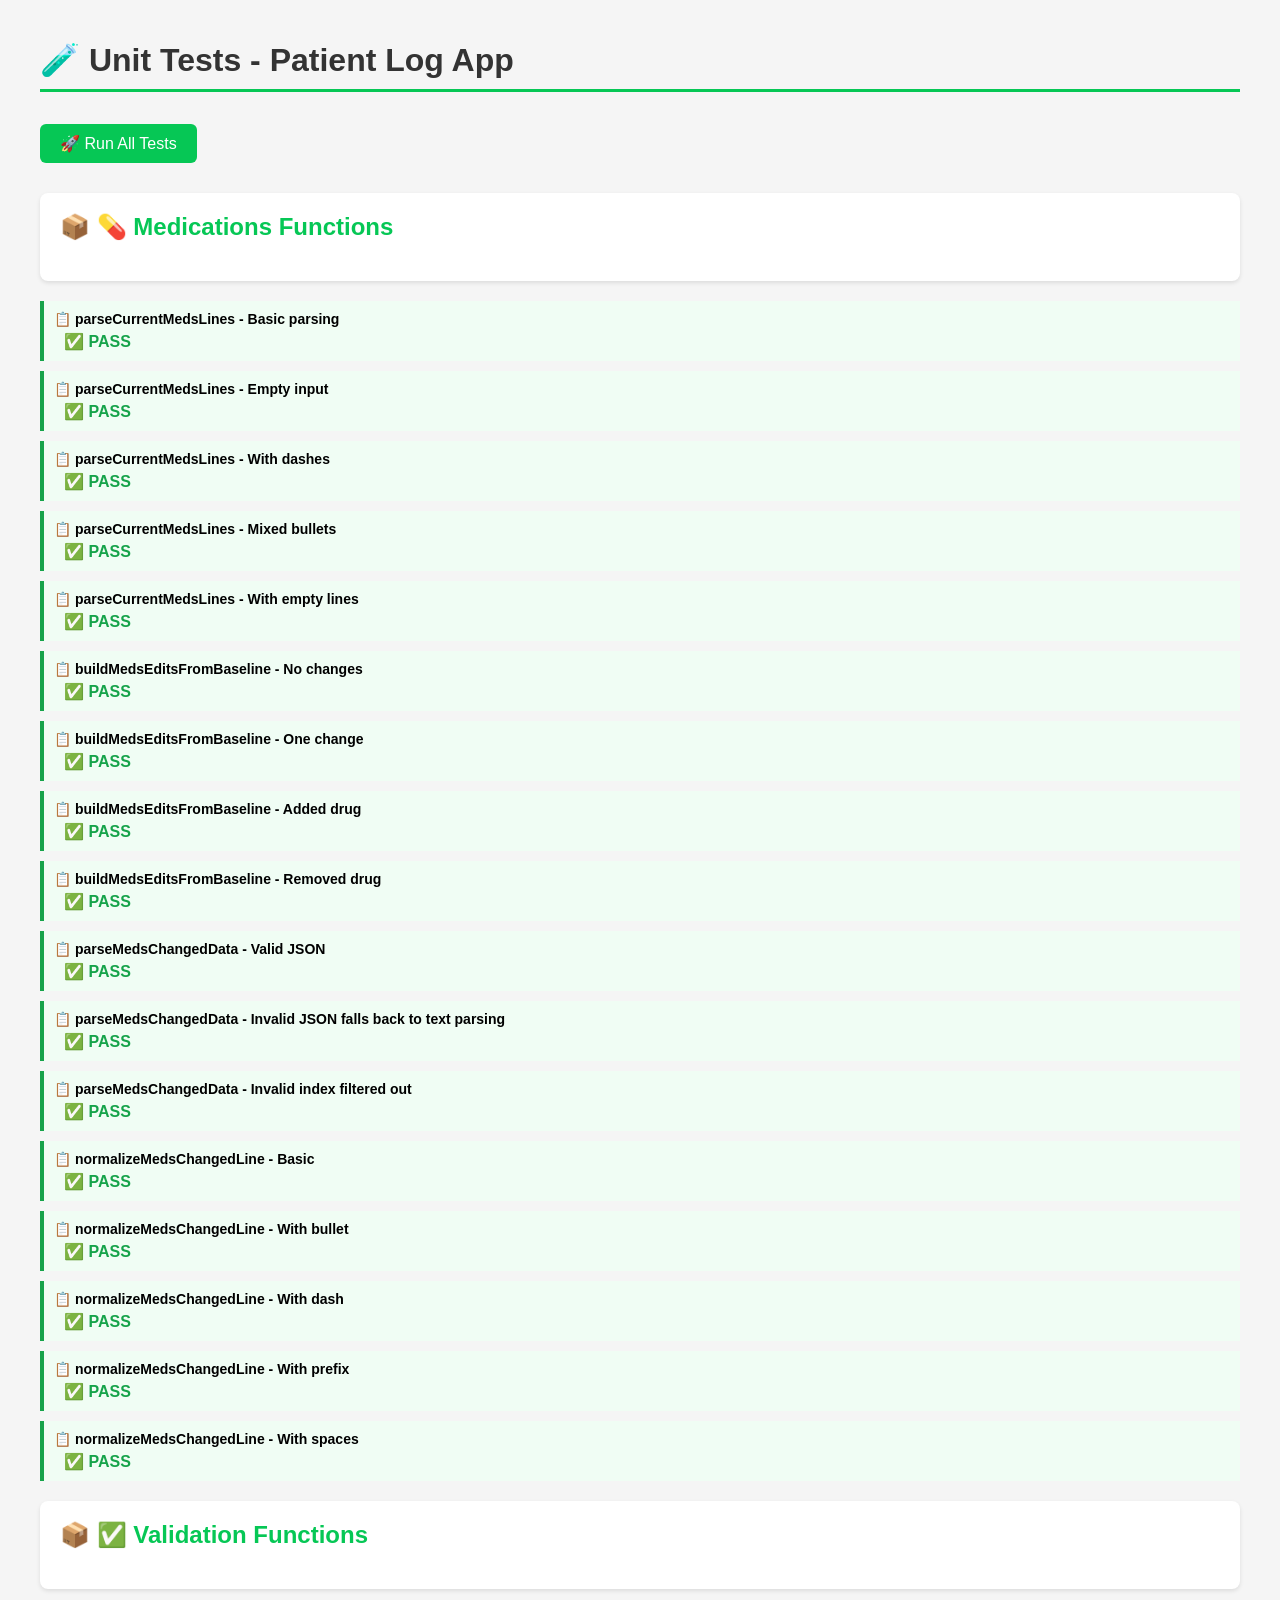
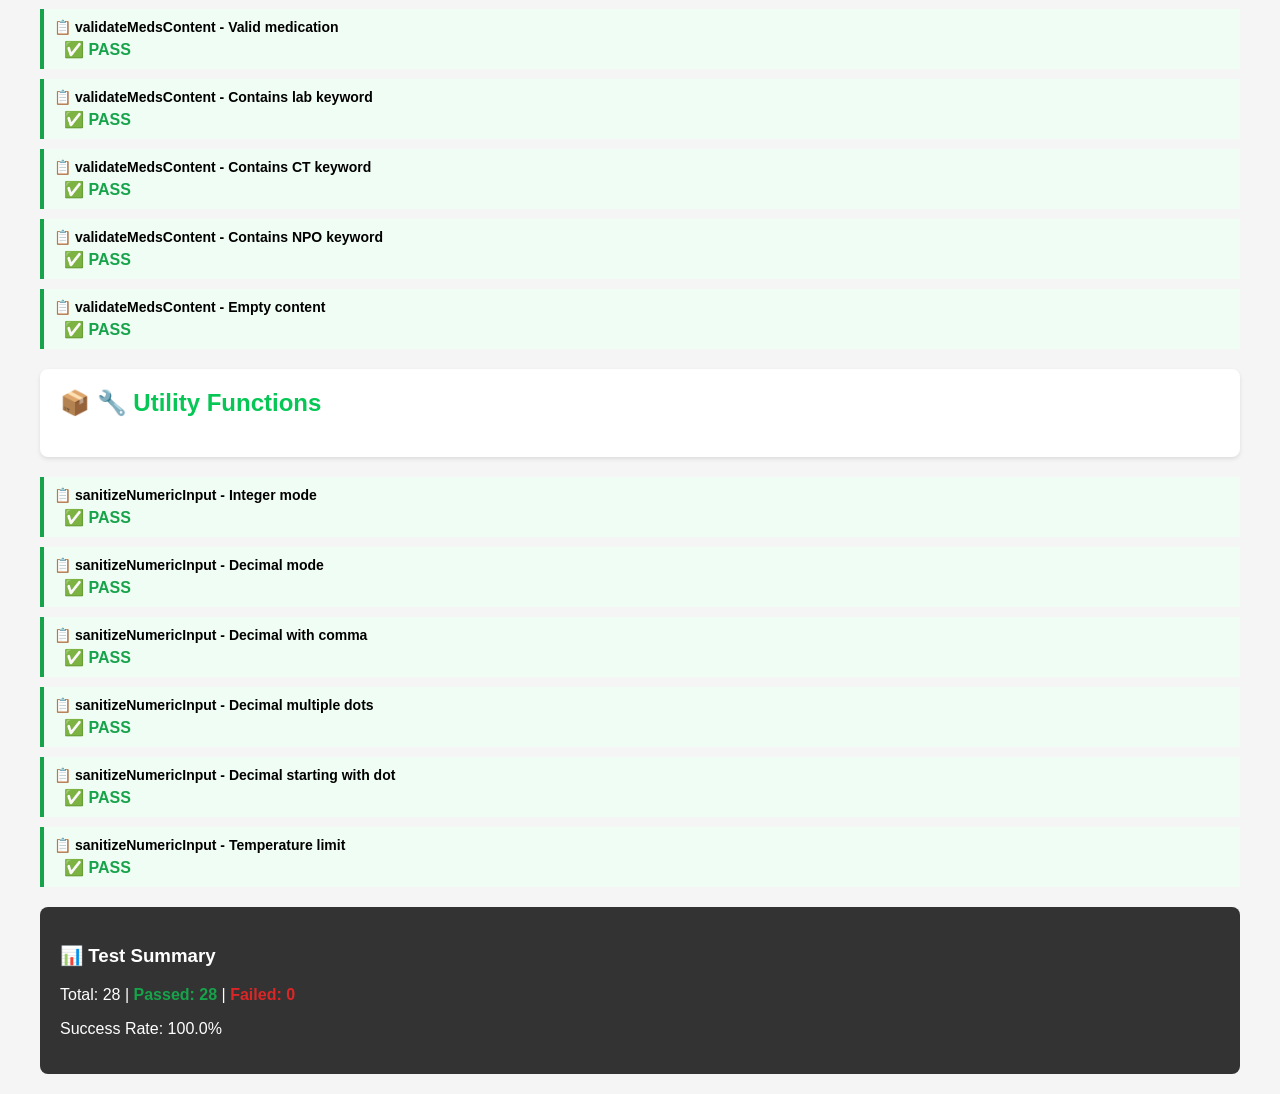
<file: test.html>
<!DOCTYPE html>
<html lang="th">
<head>
    <meta charset="UTF-8">
    <meta name="viewport" content="width=device-width, initial-scale=1.0">
    <title>Unit Tests - Patient Log App</title>
    <style>
        body {
            font-family: -apple-system, BlinkMacSystemFont, 'Segoe UI', Roboto, sans-serif;
            max-width: 1200px;
            margin: 0 auto;
            padding: 20px;
            background: #f5f5f5;
        }
        h1 {
            color: #333;
            border-bottom: 3px solid #06c755;
            padding-bottom: 10px;
        }
        .test-suite {
            background: white;
            border-radius: 8px;
            padding: 20px;
            margin: 20px 0;
            box-shadow: 0 2px 4px rgba(0,0,0,0.1);
        }
        .test-suite h2 {
            color: #06c755;
            margin-top: 0;
        }
        .test-case {
            padding: 10px;
            margin: 10px 0;
            border-left: 4px solid #ddd;
            background: #fafafa;
        }
        .test-case.pass {
            border-left-color: #16a34a;
            background: #f0fdf4;
        }
        .test-case.fail {
            border-left-color: #dc2626;
            background: #fef2f2;
        }
        .test-case h3 {
            margin: 0 0 5px 0;
            font-size: 14px;
        }
        .test-case .status {
            font-weight: bold;
            margin-left: 10px;
        }
        .test-case.pass .status {
            color: #16a34a;
        }
        .test-case.fail .status {
            color: #dc2626;
        }
        .test-case .error {
            color: #dc2626;
            font-family: monospace;
            font-size: 12px;
            margin-top: 5px;
        }
        .summary {
            background: #333;
            color: white;
            padding: 20px;
            border-radius: 8px;
            margin-top: 20px;
        }
        .summary .passed {
            color: #16a34a;
            font-weight: bold;
        }
        .summary .failed {
            color: #dc2626;
            font-weight: bold;
        }
        button {
            background: #06c755;
            color: white;
            border: none;
            padding: 10px 20px;
            border-radius: 6px;
            cursor: pointer;
            font-size: 16px;
            margin: 10px 0;
        }
        button:hover {
            background: #05a546;
        }
    </style>
</head>
<body>
    <h1>🧪 Unit Tests - Patient Log App</h1>
    <button onclick="runAllTests()">🚀 Run All Tests</button>
    
    <div id="test-results"></div>
    <div id="summary" class="summary" style="display: none;"></div>

    <script>
        // Test Framework
        let totalTests = 0;
        let passedTests = 0;
        let failedTests = 0;

        function assert(condition, message) {
            if (!condition) {
                throw new Error(message || 'Assertion failed');
            }
        }

        function assertEquals(actual, expected, message) {
            if (actual !== expected) {
                throw new Error(message || `Expected ${expected}, got ${actual}`);
            }
        }

        function assertArrayEquals(actual, expected, message) {
            if (JSON.stringify(actual) !== JSON.stringify(expected)) {
                throw new Error(message || `Expected ${JSON.stringify(expected)}, got ${JSON.stringify(actual)}`);
            }
        }

        function test(name, fn) {
            totalTests++;
            const testCase = document.createElement('div');
            testCase.className = 'test-case';
            testCase.innerHTML = `<h3>📋 ${name}</h3>`;
            
            try {
                fn();
                testCase.classList.add('pass');
                testCase.innerHTML += `<span class="status">✅ PASS</span>`;
                passedTests++;
            } catch (error) {
                testCase.classList.add('fail');
                testCase.innerHTML += `<span class="status">❌ FAIL</span>`;
                testCase.innerHTML += `<div class="error">${error.message}</div>`;
                failedTests++;
            }
            
            document.getElementById('test-results').appendChild(testCase);
        }

        function testSuite(name, fn) {
            const suite = document.createElement('div');
            suite.className = 'test-suite';
            suite.innerHTML = `<h2>📦 ${name}</h2>`;
            document.getElementById('test-results').appendChild(suite);
            fn();
        }

        function showSummary() {
            const summary = document.getElementById('summary');
            summary.style.display = 'block';
            summary.innerHTML = `
                <h3>📊 Test Summary</h3>
                <p>Total: ${totalTests} | <span class="passed">Passed: ${passedTests}</span> | <span class="failed">Failed: ${failedTests}</span>
                <p>Success Rate: ${((passedTests / totalTests) * 100).toFixed(1)}%</p>
            `;
        }

        function runAllTests() {
            document.getElementById('test-results').innerHTML = '';
            document.getElementById('summary').style.display = 'none';
            totalTests = 0;
            passedTests = 0;
            failedTests = 0;

            // Run all test suites
            testMedsFunctions();
            testValidationFunctions();
            testUtilityFunctions();

            showSummary();
        }

        // ============================================
        // TEST SUITES
        // ============================================

        function testMedsFunctions() {
            testSuite('💊 Medications Functions', () => {
                // parseCurrentMedsLines tests
                test('parseCurrentMedsLines - Basic parsing', () => {
                    const input = '• Drug A 500mg\n• Drug B 10mg';
                    const result = parseCurrentMedsLines(input);
                    assertArrayEquals(result, ['Drug A 500mg', 'Drug B 10mg']);
                });

                test('parseCurrentMedsLines - Empty input', () => {
                    const result = parseCurrentMedsLines('');
                    assertArrayEquals(result, []);
                });

                test('parseCurrentMedsLines - With dashes', () => {
                    const input = '- Drug A\n- Drug B';
                    const result = parseCurrentMedsLines(input);
                    assertArrayEquals(result, ['Drug A', 'Drug B']);
                });

                test('parseCurrentMedsLines - Mixed bullets', () => {
                    const input = '• Drug A\n- Drug B\n• Drug C';
                    const result = parseCurrentMedsLines(input);
                    assertArrayEquals(result, ['Drug A', 'Drug B', 'Drug C']);
                });

                test('parseCurrentMedsLines - With empty lines', () => {
                    const input = '• Drug A\n\n• Drug B';
                    const result = parseCurrentMedsLines(input);
                    assertArrayEquals(result, ['Drug A', 'Drug B']);
                });

                // buildMedsEditsFromBaseline tests
                test('buildMedsEditsFromBaseline - No changes', () => {
                    const baseline = '• Drug A\n• Drug B';
                    const current = '• Drug A\n• Drug B';
                    const result = buildMedsEditsFromBaseline(baseline, current);
                    assertArrayEquals(result, []);
                });

                test('buildMedsEditsFromBaseline - One change', () => {
                    const baseline = '• Drug A\n• Drug B';
                    const current = '• Drug A\n• Drug B Modified';
                    const result = buildMedsEditsFromBaseline(baseline, current);
                    assertEquals(result.length, 1);
                    assertEquals(result[0].index, 1);
                    assertEquals(result[0].original, 'Drug B');
                    assertEquals(result[0].updated, 'Drug B Modified');
                });

                test('buildMedsEditsFromBaseline - Added drug', () => {
                    const baseline = '• Drug A';
                    const current = '• Drug A\n• Drug B';
                    const result = buildMedsEditsFromBaseline(baseline, current);
                    assertEquals(result.length, 1);
                    assertEquals(result[0].index, 1);
                    assertEquals(result[0].original, '');
                    assertEquals(result[0].updated, 'Drug B');
                });

                test('buildMedsEditsFromBaseline - Removed drug', () => {
                    const baseline = '• Drug A\n• Drug B';
                    const current = '• Drug A';
                    const result = buildMedsEditsFromBaseline(baseline, current);
                    assertEquals(result.length, 0);
                    // Note: Removed drugs are not tracked as edits since current is empty
                });

                // parseMedsChangedData tests
                test('parseMedsChangedData - Valid JSON', () => {
                    const input = JSON.stringify([
                        { index: 0, original: 'Drug A', updated: 'Drug A Modified' }
                    ]);
                    const result = parseMedsChangedData(input);
                    assertEquals(result.length, 1);
                    assertEquals(result[0].index, 0);
                    assertEquals(result[0].original, 'Drug A');
                    assertEquals(result[0].updated, 'Drug A Modified');
                });

                test('parseMedsChangedData - Invalid JSON falls back to text parsing', () => {
                    const input = 'Drug A Modified\nDrug B Modified';
                    const result = parseMedsChangedData(input);
                    assertEquals(result.length, 2);
                    assertEquals(result[0].index, 0);
                    assertEquals(result[0].updated, 'Drug A Modified');
                });

                test('parseMedsChangedData - Invalid index filtered out', () => {
                    const input = JSON.stringify([
                        { index: null, original: 'Drug A', updated: 'Drug A Modified' },
                        { index: 0, original: 'Drug B', updated: 'Drug B Modified' }
                    ]);
                    const result = parseMedsChangedData(input);
                    assertEquals(result.length, 1);
                    assertEquals(result[0].index, 0);
                });

                // normalizeMedsChangedLine tests
                test('normalizeMedsChangedLine - Basic', () => {
                    const result = normalizeMedsChangedLine('Drug A 500mg');
                    assertEquals(result, 'Drug A 500mg');
                });

                test('normalizeMedsChangedLine - With bullet', () => {
                    const result = normalizeMedsChangedLine('• Drug A 500mg');
                    assertEquals(result, 'Drug A 500mg');
                });

                test('normalizeMedsChangedLine - With dash', () => {
                    const result = normalizeMedsChangedLine('- Drug A 500mg');
                    assertEquals(result, 'Drug A 500mg');
                });

                test('normalizeMedsChangedLine - With prefix', () => {
                    const result = normalizeMedsChangedLine('ปรับยา: Drug A 500mg');
                    assertEquals(result, 'Drug A 500mg');
                });

                test('normalizeMedsChangedLine - With spaces', () => {
                    const result = normalizeMedsChangedLine('  •  Drug A 500mg  ');
                    assertEquals(result, 'Drug A 500mg');
                });
            });
        }

        function testValidationFunctions() {
            testSuite('✅ Validation Functions', () => {
                // validateMedsContent tests
                test('validateMedsContent - Valid medication', () => {
                    const result = validateMedsContent('• Drug A 500mg\n• Drug B 10mg');
                    assertEquals(result.isValid, true);
                    assertEquals(result.warnings.length, 0);
                });

                test('validateMedsContent - Contains lab keyword', () => {
                    const result = validateMedsContent('• Lab CBC');
                    assertEquals(result.isValid, false);
                    assert(result.warnings.includes('lab'));
                });

                test('validateMedsContent - Contains CT keyword', () => {
                    const result = validateMedsContent('• CT Chest');
                    assertEquals(result.isValid, false);
                    assert(result.warnings.includes('ct'));
                });

                test('validateMedsContent - Contains NPO keyword', () => {
                    const result = validateMedsContent('• NPO');
                    assertEquals(result.isValid, false);
                    assert(result.warnings.includes('npo'));
                });

                test('validateMedsContent - Empty content', () => {
                    const result = validateMedsContent('');
                    assertEquals(result.isValid, true);
                });
            });
        }

        function testUtilityFunctions() {
            testSuite('🔧 Utility Functions', () => {
                // sanitizeNumericInput tests
                test('sanitizeNumericInput - Integer mode', () => {
                    const input = { value: '123abc', dataset: { numeric: 'int' } };
                    sanitizeNumericInput(input);
                    assertEquals(input.value, '123');
                });

                test('sanitizeNumericInput - Decimal mode', () => {
                    const input = { value: '12.5', dataset: { numeric: 'decimal1' } };
                    sanitizeNumericInput(input);
                    assertEquals(input.value, '12.5');
                });

                test('sanitizeNumericInput - Decimal with comma', () => {
                    const input = { value: '12,5', dataset: { numeric: 'decimal1' } };
                    sanitizeNumericInput(input);
                    assertEquals(input.value, '12.5');
                });

                test('sanitizeNumericInput - Decimal multiple dots', () => {
                    const input = { value: '12.5.3', dataset: { numeric: 'decimal1' } };
                    sanitizeNumericInput(input);
                    assertEquals(input.value, '12.5');
                });

                test('sanitizeNumericInput - Decimal starting with dot', () => {
                    const input = { value: '.5', dataset: { numeric: 'decimal1' } };
                    sanitizeNumericInput(input);
                    assertEquals(input.value, '0.5');
                });

                test('sanitizeNumericInput - Temperature limit', () => {
                    const input = { value: '123', id: 'valT', dataset: { numeric: 'decimal1' } };
                    sanitizeNumericInput(input);
                    assertEquals(input.value, '12');
                });
            });
        }

        // ============================================
        // MOCK FUNCTIONS (Copy from main app)
        // ============================================

        function parseCurrentMedsLines(sourceText) {
            const raw = typeof sourceText === 'string' ? sourceText : '';
            return raw
                .split('\n')
                .map((line) => line.trim())
                .filter((line) => line)
                .map((line) => line.replace(/^[•\-\*]\s*/, '').trim());
        }

        function buildMedsEditsFromBaseline(baselineText, currentText) {
            const baselineLines = parseCurrentMedsLines(baselineText);
            const currentLines = parseCurrentMedsLines(currentText);
            const edits = [];
            const maxLen = Math.max(baselineLines.length, currentLines.length);
            for (let i = 0; i < maxLen; i++) {
                const original = baselineLines[i] || '';
                const current = currentLines[i] || '';
                if (current && current !== original) {
                    edits.push({ index: i, original, updated: current });
                }
            }
            return edits;
        }

        function parseMedsChangedData(raw) {
            const trimmed = (raw || '').trim();
            if (!trimmed) return [];
            try {
                const data = JSON.parse(trimmed);
                if (Array.isArray(data)) {
                    return data
                        .map((item) => ({
                            index: (item.index === null || item.index === undefined) ? null : (Number.isFinite(Number(item.index)) ? Number(item.index) : null),
                            original: item?.original ? String(item.original) : '',
                            updated: item?.updated ? String(item.updated) : '',
                        }))
                        .filter((item) => item.updated && item.index !== null);
                }
            } catch (_) { }

            return trimmed
                .split('\n')
                .map((line, index) => ({
                    index,
                    original: '',
                    updated: normalizeMedsChangedLine(line),
                }))
                .filter((item) => item.updated);
        }

        function normalizeMedsChangedLine(line) {
            const cleaned = (line || '').replace(/^[\s•\-\*]+/g, '').trim();
            return cleaned.replace(/^ปรับยา:\s*/i, '').trim();
        }

        const NON_MED_KEYWORDS = [
            'lab', 'cbc', 'bun', 'cr', 'creatinine', 'electrolyte', 'na', 'k', 'cl', 'hco3',
            'x-ray', 'cxr', 'ct', 'mri', 'ultrasound', 'usg', 'echo', 'ecg', 'ekg',
            'npo', 'fasting', 'iv fluid', 'ns', 'rl', 'd5w', 'd5ns', 'd10w',
            'blood', 'type', 'crossmatch', 'prbc', 'ffp', 'platelet',
            'consult', 'refer', 'admit', 'dc', 'discharge', 'transfer'
        ];

        function validateMedsContent(text) {
            if (!text || !text.trim()) return { isValid: true, warnings: [] };
            const lowerText = text.toLowerCase();
            const warnings = [];
            
            NON_MED_KEYWORDS.forEach(keyword => {
                const regex = new RegExp(`\\b${keyword}\\b`, 'i');
                if (regex.test(lowerText)) {
                    warnings.push(keyword);
                }
            });
            
            return {
                isValid: warnings.length === 0,
                warnings: warnings
            };
        }

        function sanitizeNumericInput(input) {
            const mode = input?.dataset?.numeric;
            if (!mode) return;

            const before = input.value;
            let after = before;

            if (mode === 'int') {
                after = before.replace(/\D+/g, '');
            } else if (mode === 'decimal1') {
                after = before.replace(/,/g, '.').replace(/[^0-9.]/g, '');
                if (after.startsWith('.')) after = '0' + after;
                const dotIndex = after.indexOf('.');
                if (dotIndex !== -1) {
                    const intPart = after.slice(0, dotIndex);
                    const fracPart = after.slice(dotIndex + 1).replace(/\./g, '');
                    after = intPart + '.' + fracPart.slice(0, 1);
                }
                // Limit temperature to max 2 digits (e.g., 42°C)
                if (input.id === 'valT') {
                    const numValue = parseFloat(after);
                    if (!isNaN(numValue) && numValue > 99) {
                        after = after.slice(0, 2);
                    }
                }
            }

            if (after !== before) input.value = after;
        }

        // Auto-run tests on page load
        window.onload = function() {
            runAllTests();
        };
    </script>
</body>
</html>
</file>
